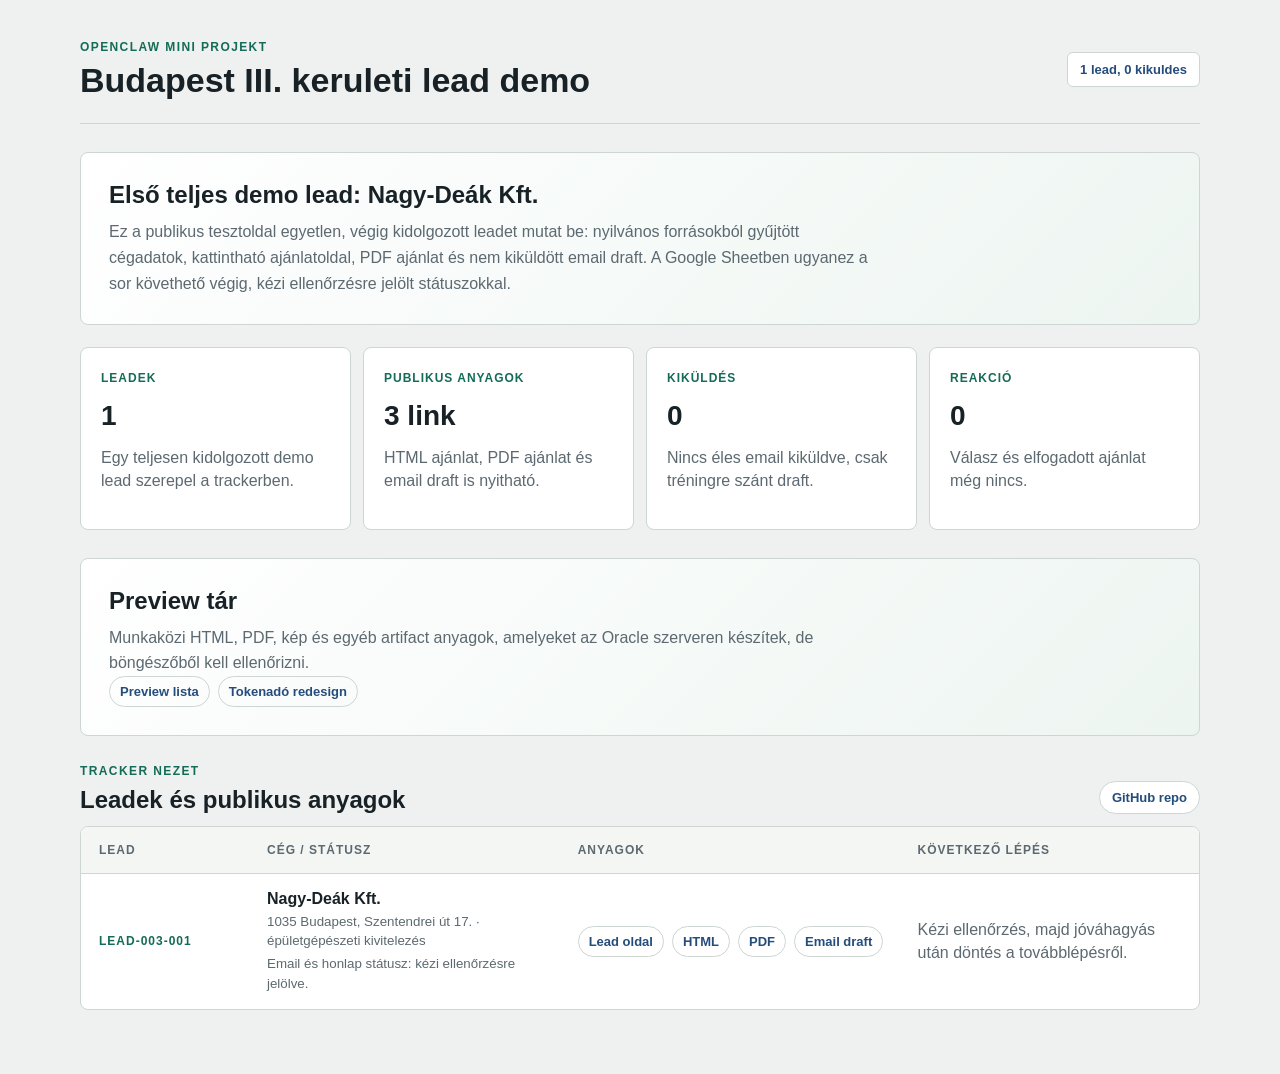
<file: docs/index.html>
<!doctype html>
<html lang="hu">
<head>
  <meta charset="utf-8">
  <meta name="viewport" content="width=device-width, initial-scale=1">
  <title>Simaliba Lead Demo - III. keruleti lead demo</title>
  <link rel="stylesheet" href="./styles.css">
</head>
<body>
  <main class="shell">
    <section class="topbar">
      <div>
        <p class="kicker">OpenClaw mini projekt</p>
        <h1>Budapest III. keruleti lead demo</h1>
      </div>
      <span class="status">1 lead, 0 kikuldes</span>
    </section>

    <section class="hero">
      <h2>Első teljes demo lead: Nagy-Deák Kft.</h2>
      <p>
        Ez a publikus tesztoldal egyetlen, végig kidolgozott leadet mutat be:
        nyilvános forrásokból gyűjtött cégadatok, kattintható ajánlatoldal,
        PDF ajánlat és nem kiküldött email draft. A Google Sheetben ugyanez a
        sor követhető végig, kézi ellenőrzésre jelölt státuszokkal.
      </p>
    </section>

    <section class="summaryCards" aria-label="Kampany osszefoglalo">
      <article>
        <span>Leadek</span>
        <strong>1</strong>
        <p>Egy teljesen kidolgozott demo lead szerepel a trackerben.</p>
      </article>
      <article>
        <span>Publikus anyagok</span>
        <strong>3 link</strong>
        <p>HTML ajánlat, PDF ajánlat és email draft is nyitható.</p>
      </article>
      <article>
        <span>Kiküldés</span>
        <strong>0</strong>
        <p>Nincs éles email kiküldve, csak tréningre szánt draft.</p>
      </article>
      <article>
        <span>Reakció</span>
        <strong>0</strong>
        <p>Válasz és elfogadott ajánlat még nincs.</p>
      </article>
    </section>

    <section class="hero">
      <h2>Preview tár</h2>
      <p>
        Munkaközi HTML, PDF, kép és egyéb artifact anyagok, amelyeket az Oracle
        szerveren készítek, de böngészőből kell ellenőrizni.
      </p>
      <div class="linkGroup">
        <a href="./previews/">Preview lista</a>
        <a href="./previews/tokenado-redesign/">Tokenadó redesign</a>
      </div>
    </section>

    <section class="leadOverview" aria-label="Lead lista">
      <div class="sectionHeader">
        <div>
          <p class="kicker">Tracker nezet</p>
          <h2>Leadek és publikus anyagok</h2>
        </div>
        <a class="smallLink" href="https://github.com/Simalibagit/simaliba-lead-demo-public">GitHub repo</a>
      </div>

      <div class="leadTable">
        <div class="leadTableHeader">
          <span>Lead</span>
          <span>Cég / státusz</span>
          <span>Anyagok</span>
          <span>Következő lépés</span>
        </div>
        <article class="leadTableRow">
          <span class="leadId">LEAD-003-001</span>
          <div>
            <strong>Nagy-Deák Kft.</strong>
            <small>1035 Budapest, Szentendrei út 17. · épületgépészeti kivitelezés</small>
            <small>Email és honlap státusz: kézi ellenőrzésre jelölve.</small>
          </div>
          <div class="linkGroup">
            <a href="./leads/nagy-deak/">Lead oldal</a>
            <a href="./leads/nagy-deak/ajanlat/">HTML</a>
            <a href="./leads/nagy-deak/ajanlat.pdf">PDF</a>
            <a href="./leads/nagy-deak/email-draft/">Email draft</a>
          </div>
          <span>Kézi ellenőrzés, majd jóváhagyás után döntés a továbblépésről.</span>
        </article>
      </div>
    </section>
  </main>
</body>
</html>
</file>
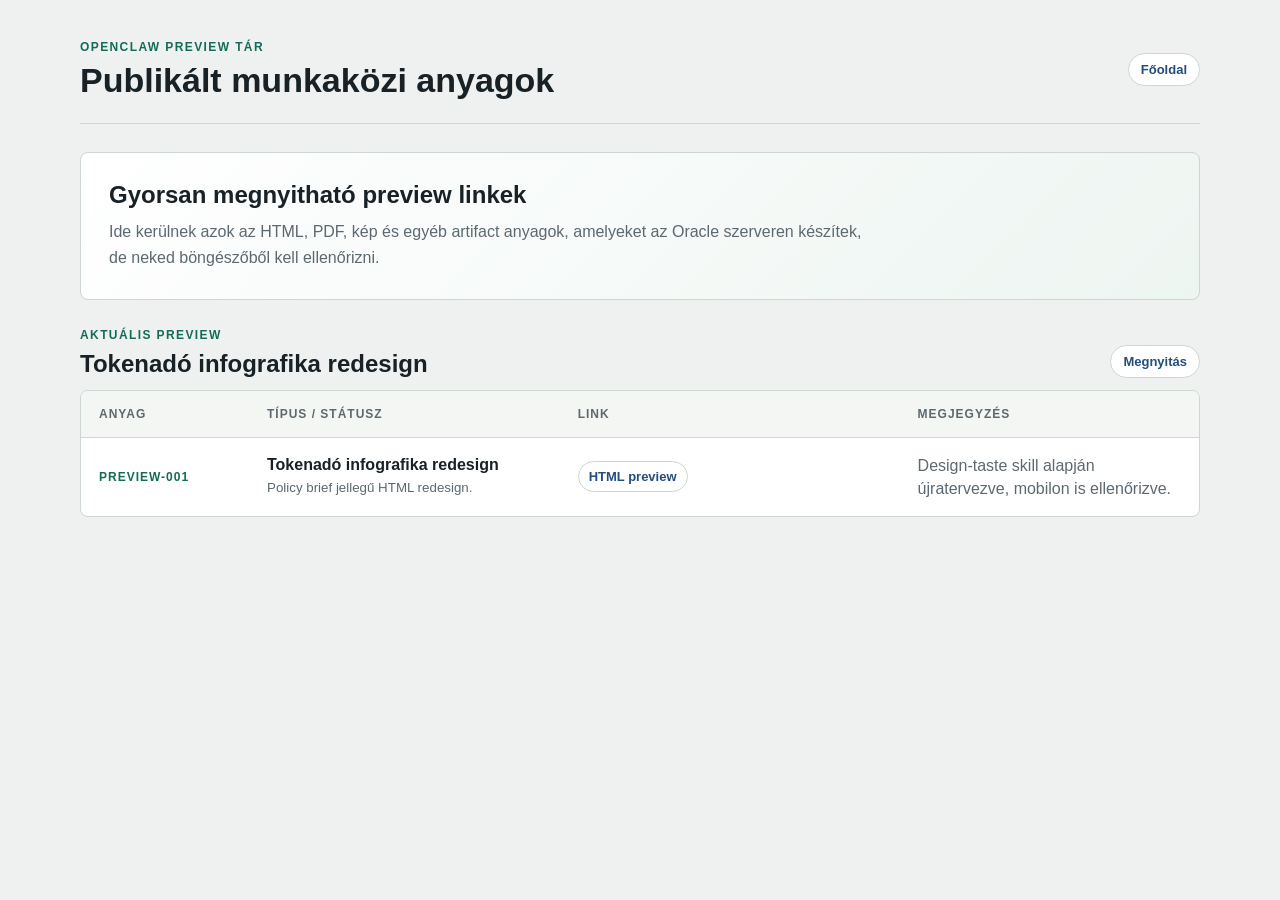
<file: docs/previews/index.html>
<!doctype html>
<html lang="hu">
<head>
  <meta charset="utf-8">
  <meta name="viewport" content="width=device-width, initial-scale=1">
  <title>Simaliba preview tár</title>
  <link rel="stylesheet" href="../styles.css">
</head>
<body>
  <main class="shell">
    <section class="topbar">
      <div>
        <p class="kicker">OpenClaw preview tár</p>
        <h1>Publikált munkaközi anyagok</h1>
      </div>
      <a class="smallLink" href="../">Főoldal</a>
    </section>

    <section class="hero">
      <h2>Gyorsan megnyitható preview linkek</h2>
      <p>
        Ide kerülnek azok az HTML, PDF, kép és egyéb artifact anyagok, amelyeket
        az Oracle szerveren készítek, de neked böngészőből kell ellenőrizni.
      </p>
    </section>

    <section class="leadOverview" aria-label="Preview lista">
      <div class="sectionHeader">
        <div>
          <p class="kicker">Aktuális preview</p>
          <h2>Tokenadó infografika redesign</h2>
        </div>
        <a class="smallLink" href="./tokenado-redesign/">Megnyitás</a>
      </div>

      <div class="leadTable">
        <div class="leadTableHeader">
          <span>Anyag</span>
          <span>Típus / státusz</span>
          <span>Link</span>
          <span>Megjegyzés</span>
        </div>
        <article class="leadTableRow">
          <span class="leadId">PREVIEW-001</span>
          <div>
            <strong>Tokenadó infografika redesign</strong>
            <small>Policy brief jellegű HTML redesign.</small>
          </div>
          <div class="linkGroup">
            <a href="./tokenado-redesign/">HTML preview</a>
          </div>
          <span>Design-taste skill alapján újratervezve, mobilon is ellenőrizve.</span>
        </article>
      </div>
    </section>
  </main>
</body>
</html>
</file>
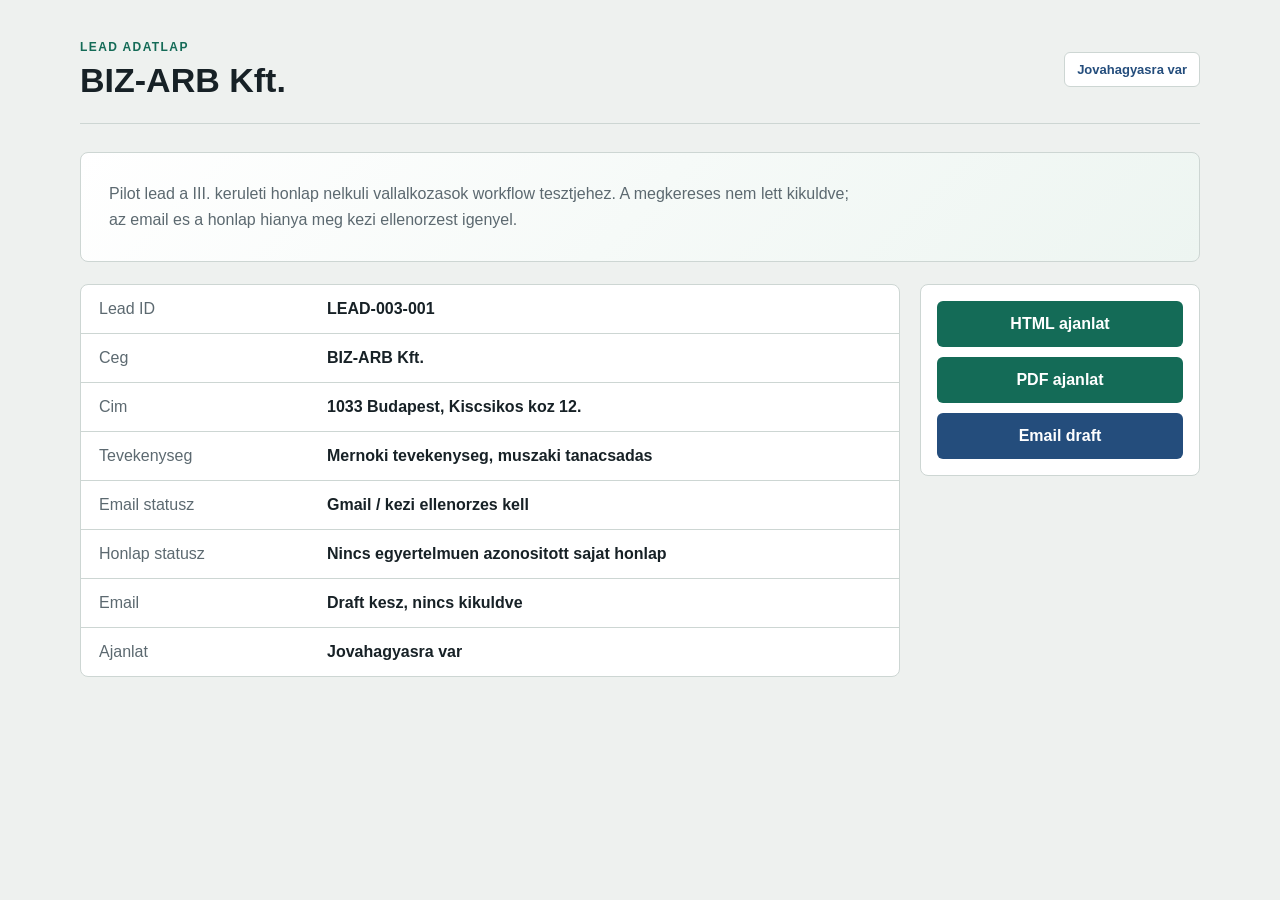
<file: docs/leads/biz-arb/index.html>
<!doctype html>
<html lang="hu">
<head>
  <meta charset="utf-8">
  <meta name="viewport" content="width=device-width, initial-scale=1">
  <title>BIZ-ARB Kft. - Lead adatlap</title>
  <link rel="stylesheet" href="../../styles.css">
</head>
<body>
  <main class="shell">
    <section class="topbar">
      <div>
        <p class="kicker">Lead adatlap</p>
        <h1>BIZ-ARB Kft.</h1>
      </div>
      <span class="status">Jovahagyasra var</span>
    </section>

    <section class="summaryBand">
      <p>Pilot lead a III. keruleti honlap nelkuli vallalkozasok workflow tesztjehez. A megkereses nem lett kikuldve; az email es a honlap hianya meg kezi ellenorzest igenyel.</p>
    </section>

    <section class="twoColumn">
      <div class="dataTable">
        <div class="dataRow"><span>Lead ID</span><strong>LEAD-003-001</strong></div>
        <div class="dataRow"><span>Ceg</span><strong>BIZ-ARB Kft.</strong></div>
        <div class="dataRow"><span>Cim</span><strong>1033 Budapest, Kiscsikos koz 12.</strong></div>
        <div class="dataRow"><span>Tevekenyseg</span><strong>Mernoki tevekenyseg, muszaki tanacsadas</strong></div>
        <div class="dataRow"><span>Email statusz</span><strong>Gmail / kezi ellenorzes kell</strong></div>
        <div class="dataRow"><span>Honlap statusz</span><strong>Nincs egyertelmuen azonositott sajat honlap</strong></div>
        <div class="dataRow"><span>Email</span><strong>Draft kesz, nincs kikuldve</strong></div>
        <div class="dataRow"><span>Ajanlat</span><strong>Jovahagyasra var</strong></div>
      </div>

      <div class="actions">
        <a href="./ajanlat/" class="button">HTML ajanlat</a>
        <a href="./ajanlat.pdf" class="button">PDF ajanlat</a>
        <a href="./email-draft/" class="button secondary">Email draft</a>
      </div>
    </section>
  </main>
</body>
</html>
</file>
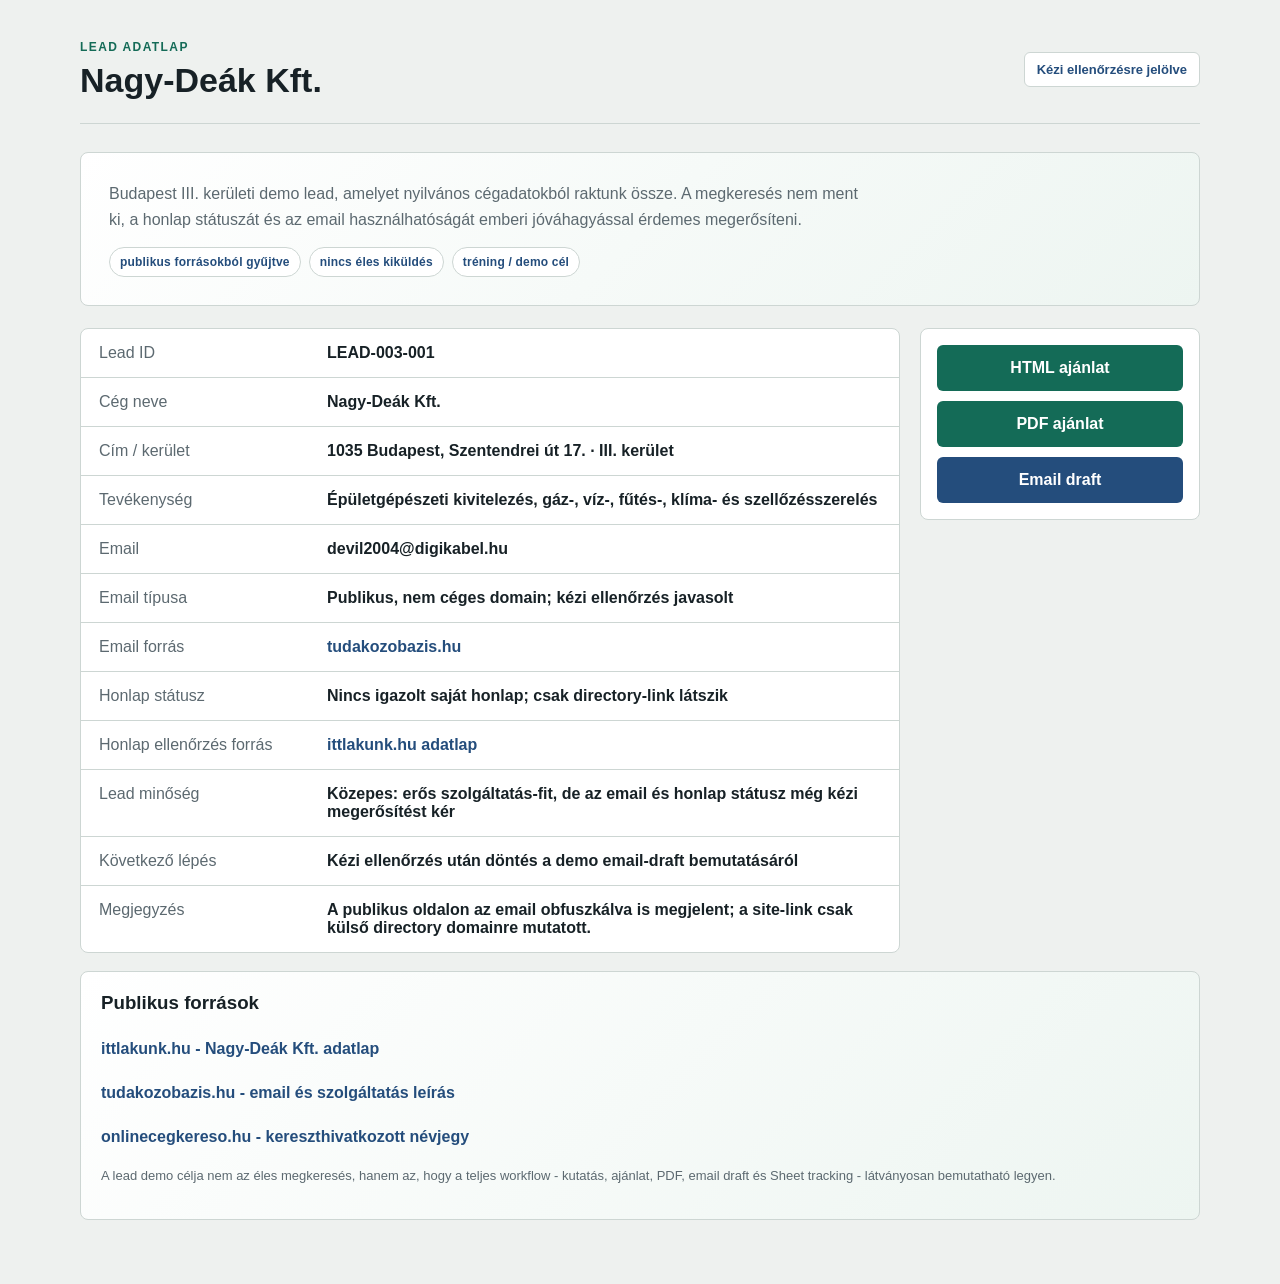
<file: docs/leads/nagy-deak/index.html>
<!doctype html>
<html lang="hu">
<head>
  <meta charset="utf-8">
  <meta name="viewport" content="width=device-width, initial-scale=1">
  <title>Nagy-Deák Kft. - Lead adatlap</title>
  <link rel="stylesheet" href="../../styles.css">
</head>
<body>
  <main class="shell">
    <section class="topbar">
      <div>
        <p class="kicker">Lead adatlap</p>
        <h1>Nagy-Deák Kft.</h1>
      </div>
      <span class="status">Kézi ellenőrzésre jelölve</span>
    </section>

    <section class="summaryBand">
      <p>
        Budapest III. kerületi demo lead, amelyet nyilvános cégadatokból
        raktunk össze. A megkeresés nem ment ki, a honlap státuszát és az
        email használhatóságát emberi jóváhagyással érdemes megerősíteni.
      </p>
      <div class="pillRow">
        <span class="pill">publikus forrásokból gyűjtve</span>
        <span class="pill">nincs éles kiküldés</span>
        <span class="pill">tréning / demo cél</span>
      </div>
    </section>

    <section class="twoColumn">
      <div class="dataTable">
        <div class="dataRow">
          <span>Lead ID</span>
          <strong>LEAD-003-001</strong>
        </div>
        <div class="dataRow">
          <span>Cég neve</span>
          <strong>Nagy-Deák Kft.</strong>
        </div>
        <div class="dataRow">
          <span>Cím / kerület</span>
          <strong>1035 Budapest, Szentendrei út 17. · III. kerület</strong>
        </div>
        <div class="dataRow">
          <span>Tevékenység</span>
          <strong>Épületgépészeti kivitelezés, gáz-, víz-, fűtés-, klíma- és szellőzésszerelés</strong>
        </div>
        <div class="dataRow">
          <span>Email</span>
          <strong>devil2004@digikabel.hu</strong>
        </div>
        <div class="dataRow">
          <span>Email típusa</span>
          <strong>Publikus, nem céges domain; kézi ellenőrzés javasolt</strong>
        </div>
        <div class="dataRow">
          <span>Email forrás</span>
          <strong>
            <a class="inlineLink" href="https://tudakozobazis.hu/nagy-deak-epuletgepeszeti-kft-gazszereles-futes-rendszer-kivitelezes-legtechnika-budapest-3-kerulet/" target="_blank" rel="noreferrer">tudakozobazis.hu</a>
          </strong>
        </div>
        <div class="dataRow">
          <span>Honlap státusz</span>
          <strong>Nincs igazolt saját honlap; csak directory-link látszik</strong>
        </div>
        <div class="dataRow">
          <span>Honlap ellenőrzés forrás</span>
          <strong>
            <a class="inlineLink" href="https://3.kerulet.ittlakunk.hu/holmi/szolgaltatas/nagy-deak-kft" target="_blank" rel="noreferrer">ittlakunk.hu adatlap</a>
          </strong>
        </div>
        <div class="dataRow">
          <span>Lead minőség</span>
          <strong>Közepes: erős szolgáltatás-fit, de az email és honlap státusz még kézi megerősítést kér</strong>
        </div>
        <div class="dataRow">
          <span>Következő lépés</span>
          <strong>Kézi ellenőrzés után döntés a demo email-draft bemutatásáról</strong>
        </div>
        <div class="dataRow">
          <span>Megjegyzés</span>
          <strong>A publikus oldalon az email obfuszkálva is megjelent; a site-link csak külső directory domainre mutatott.</strong>
        </div>
      </div>

      <div class="actions">
        <a href="/leads/nagy-deak/ajanlat/" class="button">HTML ajánlat</a>
        <a href="/leads/nagy-deak/ajanlat.pdf" class="button">PDF ajánlat</a>
        <a href="/leads/nagy-deak/email-draft/" class="button secondary">Email draft</a>
      </div>
    </section>

    <section class="callout">
      <h3>Publikus források</h3>
      <ul class="sourceList">
        <li><a href="https://3.kerulet.ittlakunk.hu/holmi/szolgaltatas/nagy-deak-kft" target="_blank" rel="noreferrer">ittlakunk.hu - Nagy-Deák Kft. adatlap</a></li>
        <li><a href="https://tudakozobazis.hu/nagy-deak-epuletgepeszeti-kft-gazszereles-futes-rendszer-kivitelezes-legtechnika-budapest-3-kerulet/" target="_blank" rel="noreferrer">tudakozobazis.hu - email és szolgáltatás leírás</a></li>
        <li><a href="https://onlinecegkereso.hu/listing/nagy-deak-epuletgepeszeti-kft/" target="_blank" rel="noreferrer">onlinecegkereso.hu - kereszthivatkozott névjegy</a></li>
      </ul>
      <p class="finePrint">
        A lead demo célja nem az éles megkeresés, hanem az, hogy a teljes
        workflow - kutatás, ajánlat, PDF, email draft és Sheet tracking -
        látványosan bemutatható legyen.
      </p>
    </section>
  </main>
</body>
</html>
</file>
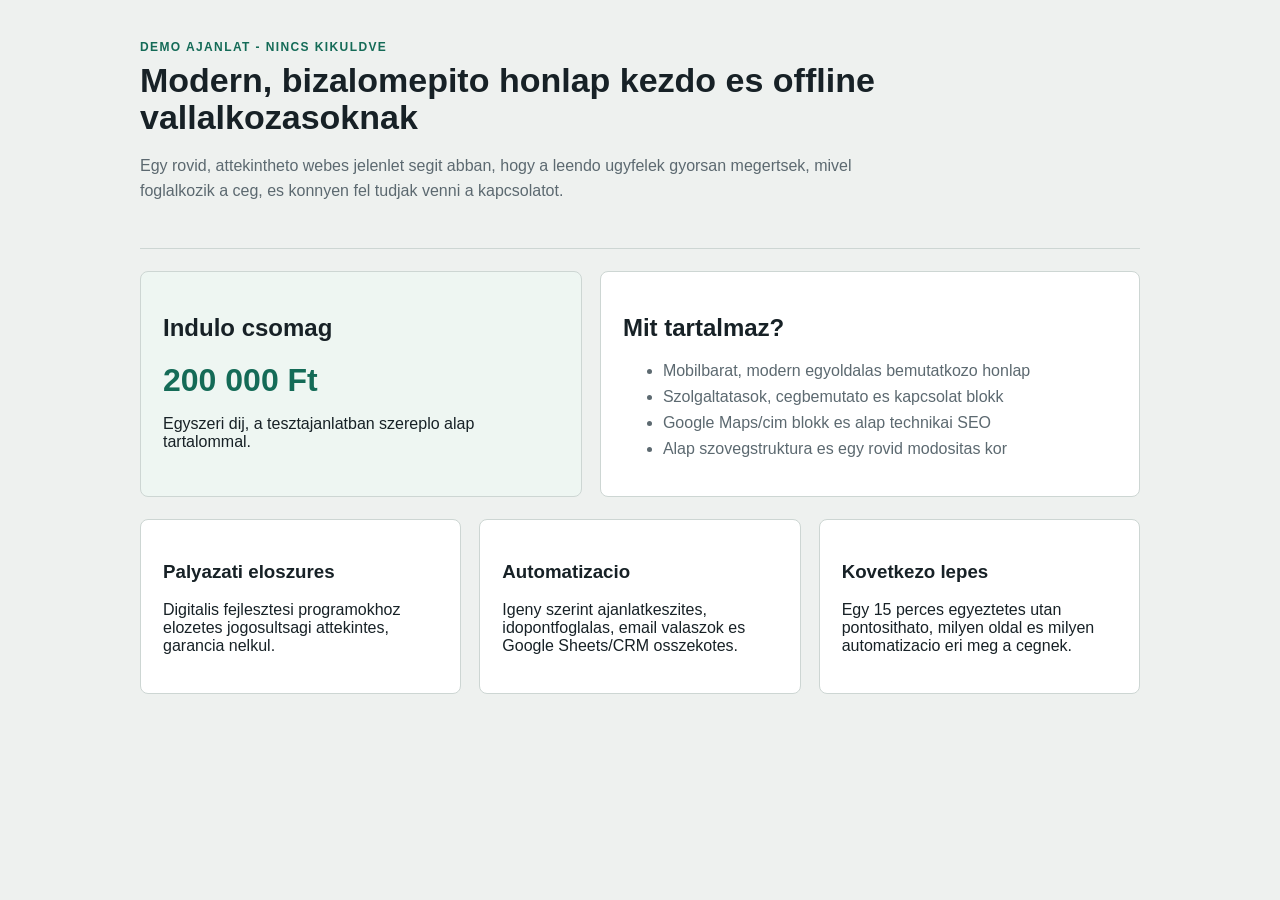
<file: docs/leads/biz-arb/ajanlat/index.html>
<!doctype html>
<html lang="hu">
<head>
  <meta charset="utf-8">
  <meta name="viewport" content="width=device-width, initial-scale=1">
  <title>Honlapkeszitesi ajanlat - BIZ-ARB Kft.</title>
  <link rel="stylesheet" href="../../../styles.css">
</head>
<body>
  <main class="offerPage">
    <section class="offerHeader">
      <p class="kicker">Demo ajanlat - nincs kikuldve</p>
      <h1>Modern, bizalomepito honlap kezdo es offline vallalkozasoknak</h1>
      <p>Egy rovid, attekintheto webes jelenlet segit abban, hogy a leendo ugyfelek gyorsan megertsek, mivel foglalkozik a ceg, es konnyen fel tudjak venni a kapcsolatot.</p>
    </section>

    <section class="offerGrid">
      <div class="priceBox">
        <h2>Indulo csomag</h2>
        <strong>200 000 Ft</strong>
        <p>Egyszeri dij, a tesztajanlatban szereplo alap tartalommal.</p>
      </div>
      <article>
        <h2>Mit tartalmaz?</h2>
        <ul>
          <li>Mobilbarat, modern egyoldalas bemutatkozo honlap</li>
          <li>Szolgaltatasok, cegbemutato es kapcsolat blokk</li>
          <li>Google Maps/cim blokk es alap technikai SEO</li>
          <li>Alap szovegstruktura es egy rovid modositas kor</li>
        </ul>
      </article>
    </section>

    <section class="offerGrid three">
      <article>
        <h3>Palyazati eloszures</h3>
        <p>Digitalis fejlesztesi programokhoz elozetes jogosultsagi attekintes, garancia nelkul.</p>
      </article>
      <article>
        <h3>Automatizacio</h3>
        <p>Igeny szerint ajanlatkeszites, idopontfoglalas, email valaszok es Google Sheets/CRM osszekotes.</p>
      </article>
      <article>
        <h3>Kovetkezo lepes</h3>
        <p>Egy 15 perces egyeztetes utan pontosithato, milyen oldal es milyen automatizacio eri meg a cegnek.</p>
      </article>
    </section>
  </main>
</body>
</html>
</file>
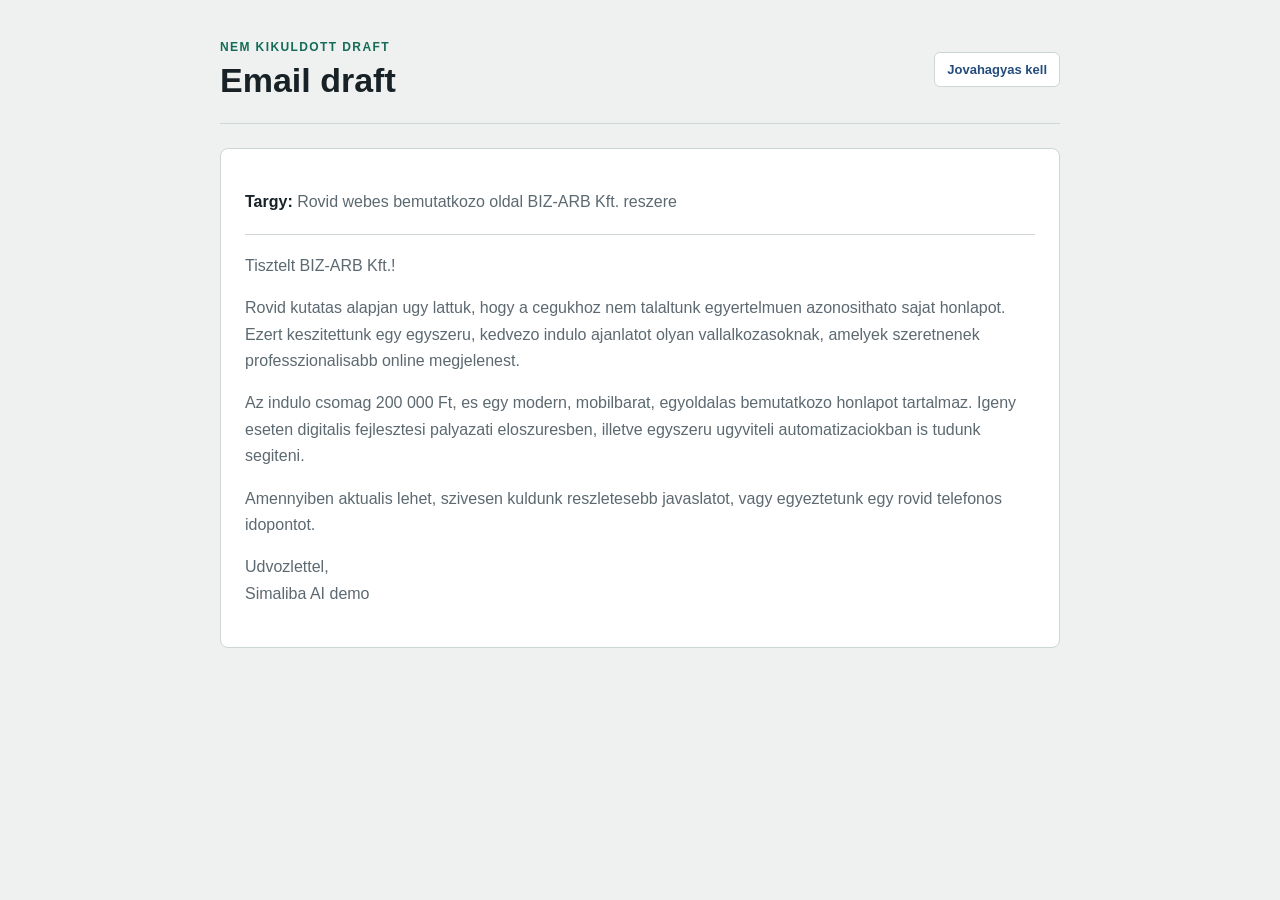
<file: docs/leads/biz-arb/email-draft/index.html>
<!doctype html>
<html lang="hu">
<head>
  <meta charset="utf-8">
  <meta name="viewport" content="width=device-width, initial-scale=1">
  <title>Email draft - BIZ-ARB Kft.</title>
  <link rel="stylesheet" href="../../../styles.css">
</head>
<body>
  <main class="shell narrow">
    <section class="topbar">
      <div>
        <p class="kicker">Nem kikuldott draft</p>
        <h1>Email draft</h1>
      </div>
      <span class="status">Jovahagyas kell</span>
    </section>

    <article class="emailBox">
      <p><strong>Targy:</strong> Rovid webes bemutatkozo oldal BIZ-ARB Kft. reszere</p>
      <hr>
      <p>Tisztelt BIZ-ARB Kft.!</p>
      <p>Rovid kutatas alapjan ugy lattuk, hogy a cegukhoz nem talaltunk egyertelmuen azonosithato sajat honlapot. Ezert keszitettunk egy egyszeru, kedvezo indulo ajanlatot olyan vallalkozasoknak, amelyek szeretnenek professzionalisabb online megjelenest.</p>
      <p>Az indulo csomag 200 000 Ft, es egy modern, mobilbarat, egyoldalas bemutatkozo honlapot tartalmaz. Igeny eseten digitalis fejlesztesi palyazati eloszuresben, illetve egyszeru ugyviteli automatizaciokban is tudunk segiteni.</p>
      <p>Amennyiben aktualis lehet, szivesen kuldunk reszletesebb javaslatot, vagy egyeztetunk egy rovid telefonos idopontot.</p>
      <p>Udvozlettel,<br>Simaliba AI demo</p>
    </article>
  </main>
</body>
</html>
</file>
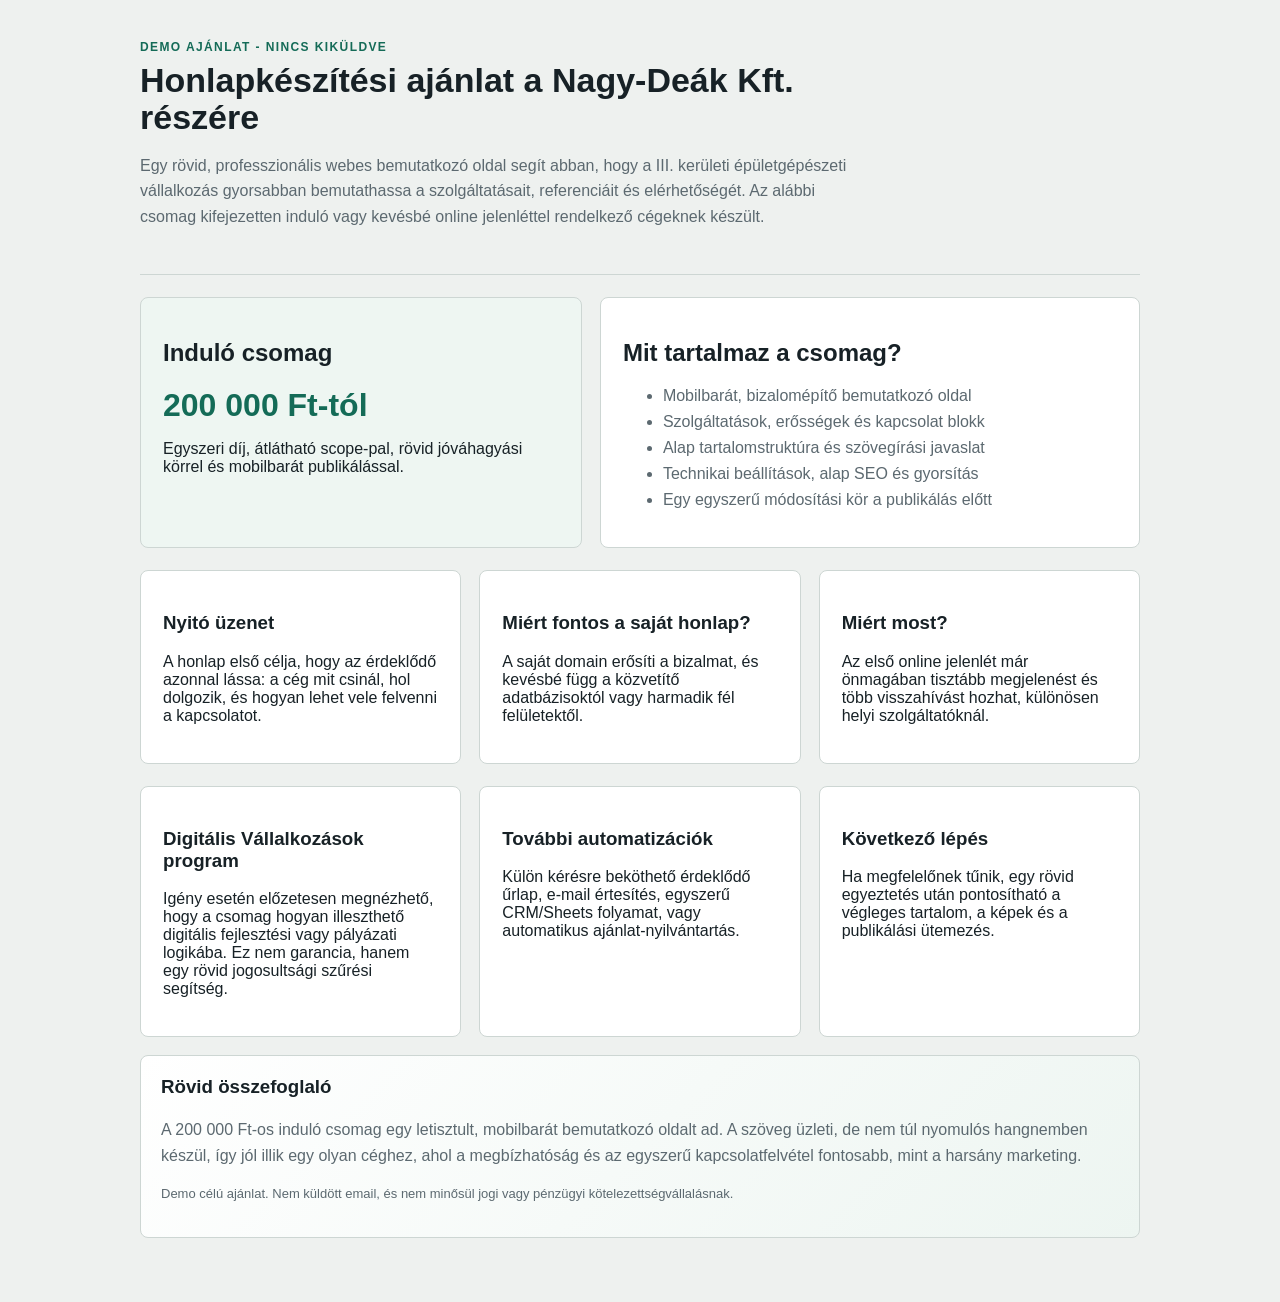
<file: docs/leads/nagy-deak/ajanlat/index.html>
<!doctype html>
<html lang="hu">
<head>
  <meta charset="utf-8">
  <meta name="viewport" content="width=device-width, initial-scale=1">
  <title>Honlapkészítési ajánlat - Nagy-Deák Kft.</title>
  <link rel="stylesheet" href="../../../styles.css">
</head>
<body>
  <main class="offerPage">
    <section class="offerHeader">
      <p class="kicker">Demo ajánlat - nincs kiküldve</p>
      <h1>Honlapkészítési ajánlat a Nagy-Deák Kft. részére</h1>
      <p class="offerIntro">
        Egy rövid, professzionális webes bemutatkozó oldal segít abban, hogy a
        III. kerületi épületgépészeti vállalkozás gyorsabban bemutathassa a
        szolgáltatásait, referenciáit és elérhetőségét. Az alábbi csomag
        kifejezetten induló vagy kevésbé online jelenléttel rendelkező cégeknek
        készült.
      </p>
    </section>

    <section class="offerGrid">
      <div class="priceBox">
        <h2>Induló csomag</h2>
        <strong>200 000 Ft-tól</strong>
        <p>
          Egyszeri díj, átlátható scope-pal, rövid jóváhagyási körrel és
          mobilbarát publikálással.
        </p>
      </div>
      <article>
        <h2>Mit tartalmaz a csomag?</h2>
        <ul>
          <li>Mobilbarát, bizalomépítő bemutatkozó oldal</li>
          <li>Szolgáltatások, erősségek és kapcsolat blokk</li>
          <li>Alap tartalomstruktúra és szövegírási javaslat</li>
          <li>Technikai beállítások, alap SEO és gyorsítás</li>
          <li>Egy egyszerű módosítási kör a publikálás előtt</li>
        </ul>
      </article>
    </section>

    <section class="offerGrid three">
      <article>
        <h3>Nyitó üzenet</h3>
        <p>
          A honlap első célja, hogy az érdeklődő azonnal lássa: a cég mit csinál,
          hol dolgozik, és hogyan lehet vele felvenni a kapcsolatot.
        </p>
      </article>
      <article>
        <h3>Miért fontos a saját honlap?</h3>
        <p>
          A saját domain erősíti a bizalmat, és kevésbé függ a közvetítő
          adatbázisoktól vagy harmadik fél felületektől.
        </p>
      </article>
      <article>
        <h3>Miért most?</h3>
        <p>
          Az első online jelenlét már önmagában tisztább megjelenést és több
          visszahívást hozhat, különösen helyi szolgáltatóknál.
        </p>
      </article>
    </section>

    <section class="offerGrid three">
      <article>
        <h3>Digitális Vállalkozások program</h3>
        <p>
          Igény esetén előzetesen megnézhető, hogy a csomag hogyan illeszthető
          digitális fejlesztési vagy pályázati logikába. Ez nem garancia,
          hanem egy rövid jogosultsági szűrési segítség.
        </p>
      </article>
      <article>
        <h3>További automatizációk</h3>
        <p>
          Külön kérésre beköthető érdeklődő űrlap, e-mail értesítés, egyszerű
          CRM/Sheets folyamat, vagy automatikus ajánlat-nyilvántartás.
        </p>
      </article>
      <article>
        <h3>Következő lépés</h3>
        <p>
          Ha megfelelőnek tűnik, egy rövid egyeztetés után pontosítható a
          végleges tartalom, a képek és a publikálási ütemezés.
        </p>
      </article>
    </section>

    <section class="callout">
      <h3>Rövid összefoglaló</h3>
      <p class="offerIntro">
        A 200 000 Ft-os induló csomag egy letisztult, mobilbarát bemutatkozó
        oldalt ad. A szöveg üzleti, de nem túl nyomulós hangnemben készül,
        így jól illik egy olyan céghez, ahol a megbízhatóság és az egyszerű
        kapcsolatfelvétel fontosabb, mint a harsány marketing.
      </p>
      <p class="finePrint">
        Demo célú ajánlat. Nem küldött email, és nem minősül jogi vagy pénzügyi
        kötelezettségvállalásnak.
      </p>
    </section>
  </main>
</body>
</html>
</file>
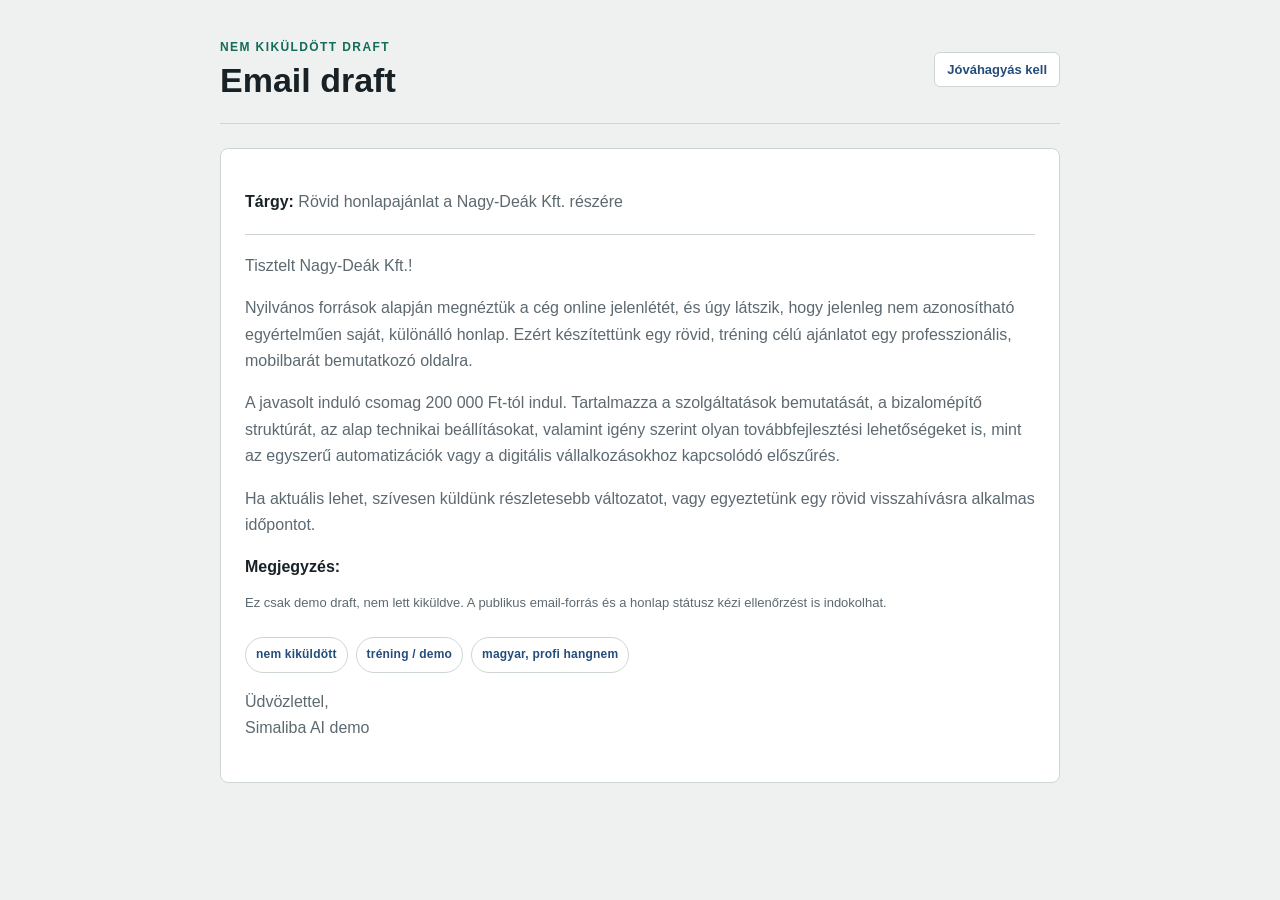
<file: docs/leads/nagy-deak/email-draft/index.html>
<!doctype html>
<html lang="hu">
<head>
  <meta charset="utf-8">
  <meta name="viewport" content="width=device-width, initial-scale=1">
  <title>Email draft - Nagy-Deák Kft.</title>
  <link rel="stylesheet" href="../../../styles.css">
</head>
<body>
  <main class="shell narrow">
    <section class="topbar">
      <div>
        <p class="kicker">Nem kiküldött draft</p>
        <h1>Email draft</h1>
      </div>
      <span class="status">Jóváhagyás kell</span>
    </section>

    <article class="emailBox">
      <p><strong>Tárgy:</strong> Rövid honlapajánlat a Nagy-Deák Kft. részére</p>
      <hr>
      <p>Tisztelt Nagy-Deák Kft.!</p>
      <p>
        Nyilvános források alapján megnéztük a cég online jelenlétét, és úgy
        látszik, hogy jelenleg nem azonosítható egyértelműen saját, különálló
        honlap. Ezért készítettünk egy rövid, tréning célú ajánlatot egy
        professzionális, mobilbarát bemutatkozó oldalra.
      </p>
      <p>
        A javasolt induló csomag 200 000 Ft-tól indul. Tartalmazza a
        szolgáltatások bemutatását, a bizalomépítő struktúrát, az alap technikai
        beállításokat, valamint igény szerint olyan továbbfejlesztési
        lehetőségeket is, mint az egyszerű automatizációk vagy a digitális
        vállalkozásokhoz kapcsolódó előszűrés.
      </p>
      <p>
        Ha aktuális lehet, szívesen küldünk részletesebb változatot, vagy
        egyeztetünk egy rövid visszahívásra alkalmas időpontot.
      </p>
      <div class="emailMeta">
        <div>
          <strong>Megjegyzés:</strong>
          <p class="finePrint">
            Ez csak demo draft, nem lett kiküldve. A publikus email-forrás és a
            honlap státusz kézi ellenőrzést is indokolhat.
          </p>
        </div>
        <div class="pillRow">
          <span class="pill">nem kiküldött</span>
          <span class="pill">tréning / demo</span>
          <span class="pill">magyar, profi hangnem</span>
        </div>
      </div>
      <p>Üdvözlettel,<br>Simaliba AI demo</p>
    </article>
  </main>
</body>
</html>
</file>
<file: docs/styles.css>
:root {
  --bg: #eef1ef;
  --ink: #172126;
  --muted: #5c6970;
  --line: #cdd6d3;
  --green: #146b57;
  --blue: #244d7c;
  --paper: #fbfaf7;
}

* {
  box-sizing: border-box;
}

body {
  margin: 0;
  background: var(--bg);
  color: var(--ink);
  font-family: Aptos, "Segoe UI", sans-serif;
}

a {
  color: inherit;
}

.shell {
  width: min(1120px, calc(100% - 32px));
  margin: 0 auto;
  padding: 40px 0 64px;
}

.shell.narrow {
  width: min(840px, calc(100% - 32px));
}

.topbar {
  display: flex;
  align-items: center;
  justify-content: space-between;
  gap: 24px;
  padding-bottom: 24px;
  border-bottom: 1px solid var(--line);
}

.kicker {
  margin: 0 0 8px;
  color: var(--green);
  font-size: 12px;
  font-weight: 800;
  letter-spacing: 1.4px;
  text-transform: uppercase;
}

h1,
h2,
h3,
p {
  letter-spacing: 0;
}

h1 {
  margin: 0;
  font-size: 34px;
  line-height: 1.1;
}

.status {
  border: 1px solid var(--line);
  background: #fff;
  padding: 9px 12px;
  border-radius: 6px;
  color: var(--blue);
  font-size: 13px;
  font-weight: 800;
  white-space: nowrap;
}

.hero,
.summaryBand {
  margin-top: 28px;
  padding: 28px;
  background: linear-gradient(135deg, #ffffff, #edf5f1);
  border: 1px solid var(--line);
  border-radius: 8px;
}

.hero p,
.summaryBand p {
  max-width: 760px;
  margin: 0;
  color: var(--muted);
  line-height: 1.6;
}

.hero h2 {
  margin: 0 0 10px;
  font-size: 24px;
}

.assetList {
  margin-top: 22px;
  display: grid;
  gap: 10px;
}

.noteBox {
  margin-top: 18px;
  padding: 18px 20px;
  background: #fff;
  border: 1px solid var(--line);
  border-left: 5px solid var(--green);
  border-radius: 8px;
  color: var(--muted);
  line-height: 1.55;
}

.summaryCards {
  margin-top: 22px;
  display: grid;
  grid-template-columns: repeat(4, 1fr);
  gap: 12px;
}

.summaryCards article {
  min-height: 170px;
  padding: 20px;
  background: #fff;
  border: 1px solid var(--line);
  border-radius: 8px;
}

.summaryCards span,
.leadId {
  color: var(--green);
  font-size: 12px;
  font-weight: 900;
  letter-spacing: 1px;
  text-transform: uppercase;
}

.summaryCards strong {
  display: block;
  margin: 16px 0 10px;
  font-size: 28px;
  line-height: 1;
}

.summaryCards p,
.leadTable small,
.leadTableRow > span:last-child {
  color: var(--muted);
  line-height: 1.45;
}

.leadOverview {
  margin-top: 28px;
}

.sectionHeader {
  display: flex;
  align-items: end;
  justify-content: space-between;
  gap: 20px;
  margin-bottom: 12px;
}

.sectionHeader h2 {
  margin: 0;
}

.smallLink {
  border: 1px solid var(--line);
  border-radius: 999px;
  padding: 8px 12px;
  background: #fff;
  color: var(--blue);
  font-size: 13px;
  font-weight: 800;
  text-decoration: none;
  white-space: nowrap;
}

.leadTable {
  overflow: hidden;
  background: #fff;
  border: 1px solid var(--line);
  border-radius: 8px;
}

.leadTableHeader,
.leadTableRow {
  display: grid;
  grid-template-columns: 150px minmax(220px, 1fr) minmax(280px, 1.1fr) minmax(220px, 0.9fr);
  gap: 18px;
  align-items: center;
  padding: 16px 18px;
}

.leadTableHeader {
  background: #f4f6f4;
  color: var(--muted);
  font-size: 12px;
  font-weight: 900;
  letter-spacing: 1px;
  text-transform: uppercase;
}

.leadTableRow {
  border-top: 1px solid var(--line);
}

.leadTableRow strong,
.leadTableRow small {
  display: block;
}

.leadTableRow small {
  margin-top: 4px;
}

.linkGroup {
  display: flex;
  flex-wrap: wrap;
  gap: 8px;
}

.linkGroup a {
  border: 1px solid var(--line);
  border-radius: 999px;
  padding: 7px 10px;
  color: var(--blue);
  font-size: 13px;
  font-weight: 800;
  text-decoration: none;
}

.sourceList {
  list-style: none;
  margin: 12px 0 0;
  padding: 0;
  display: grid;
  gap: 10px;
}

.sourceList a {
  color: var(--blue);
  text-decoration: none;
  font-weight: 700;
}

.sourceList a:hover {
  text-decoration: underline;
}

.pillRow {
  display: flex;
  flex-wrap: wrap;
  gap: 8px;
  margin: 14px 0 0;
}

.pill {
  display: inline-flex;
  align-items: center;
  padding: 7px 10px;
  border-radius: 999px;
  border: 1px solid var(--line);
  background: #fff;
  color: var(--blue);
  font-size: 12px;
  font-weight: 800;
  letter-spacing: 0.2px;
}

.callout {
  margin-top: 18px;
  padding: 20px;
  background: linear-gradient(135deg, #ffffff, #edf5f1);
  border: 1px solid var(--line);
  border-radius: 8px;
}

.callout h3 {
  margin-top: 0;
}

.finePrint {
  margin-top: 12px;
  color: var(--muted);
  font-size: 13px;
  line-height: 1.5;
}

.assetRow {
  display: flex;
  justify-content: space-between;
  gap: 24px;
  padding: 18px;
  background: #fff;
  border: 1px solid var(--line);
  border-radius: 8px;
  text-decoration: none;
}

.assetRow span,
.dataRow strong {
  font-weight: 800;
}

.assetRow small,
.dataRow span,
.emailBox p,
.offerHeader p:not(.kicker),
li {
  color: var(--muted);
}

.twoColumn {
  margin-top: 22px;
  display: grid;
  grid-template-columns: 1fr 280px;
  gap: 20px;
}

.dataTable,
.actions,
.emailBox,
.offerGrid > div,
.offerGrid article {
  background: #fff;
  border: 1px solid var(--line);
  border-radius: 8px;
}

.dataRow {
  display: grid;
  grid-template-columns: 210px 1fr;
  gap: 18px;
  padding: 15px 18px;
  border-bottom: 1px solid var(--line);
}

.dataRow:last-child {
  border-bottom: 0;
}

.actions {
  padding: 16px;
  align-self: start;
  display: grid;
  gap: 10px;
}

.button {
  display: block;
  padding: 14px 16px;
  border-radius: 6px;
  background: var(--green);
  color: #fff;
  text-decoration: none;
  font-weight: 800;
  text-align: center;
}

.button.secondary {
  background: var(--blue);
}

.offerPage {
  width: min(1000px, calc(100% - 32px));
  margin: 0 auto;
  padding: 40px 0 64px;
}

.offerHeader {
  padding-bottom: 28px;
  border-bottom: 1px solid var(--line);
}

.offerHeader h1 {
  max-width: 760px;
}

.offerHeader p:not(.kicker) {
  max-width: 720px;
  line-height: 1.6;
}

.offerIntro {
  margin-top: 16px;
  color: var(--muted);
  line-height: 1.6;
}

.offerGrid {
  margin-top: 22px;
  display: grid;
  grid-template-columns: 0.9fr 1.1fr;
  gap: 18px;
}

.offerGrid.three {
  grid-template-columns: repeat(3, 1fr);
}

.offerGrid > div,
.offerGrid article {
  padding: 22px;
}

.priceBox {
  background: #eef6f2 !important;
}

.priceBox strong {
  display: block;
  margin: 14px 0;
  color: var(--green);
  font-size: 32px;
}

li {
  margin: 8px 0;
}

.emailBox {
  margin-top: 24px;
  padding: 24px;
  line-height: 1.65;
}

.emailBox strong {
  color: var(--ink);
}

.emailMeta {
  display: grid;
  gap: 12px;
  margin-top: 16px;
}

.emailMeta .pillRow {
  margin-top: 0;
}

.summaryTable {
  margin-top: 22px;
}

.summaryTable .leadTable {
  margin-top: 0;
}

.inlineLink {
  color: var(--blue);
  font-weight: 800;
  text-decoration: none;
}

.inlineLink:hover {
  text-decoration: underline;
}

@media print {
  body {
    background: #fff;
  }

  .shell,
  .offerPage {
    width: 100%;
    padding: 0;
  }

  .status,
  .smallLink,
  .button {
    -webkit-print-color-adjust: exact;
    print-color-adjust: exact;
  }

  .smallLink,
  .button {
    text-decoration: none;
  }
}

hr {
  border: 0;
  border-top: 1px solid var(--line);
  margin: 18px 0;
}

@media (max-width: 760px) {
  .topbar,
  .assetRow,
  .sectionHeader {
    align-items: flex-start;
    flex-direction: column;
  }

  .twoColumn,
  .offerGrid,
  .offerGrid.three,
  .summaryCards {
    grid-template-columns: 1fr;
  }

  .leadTableHeader {
    display: none;
  }

  .leadTableRow {
    grid-template-columns: 1fr;
    align-items: start;
  }

  .dataRow {
    grid-template-columns: 1fr;
    gap: 6px;
  }
}
</file>
